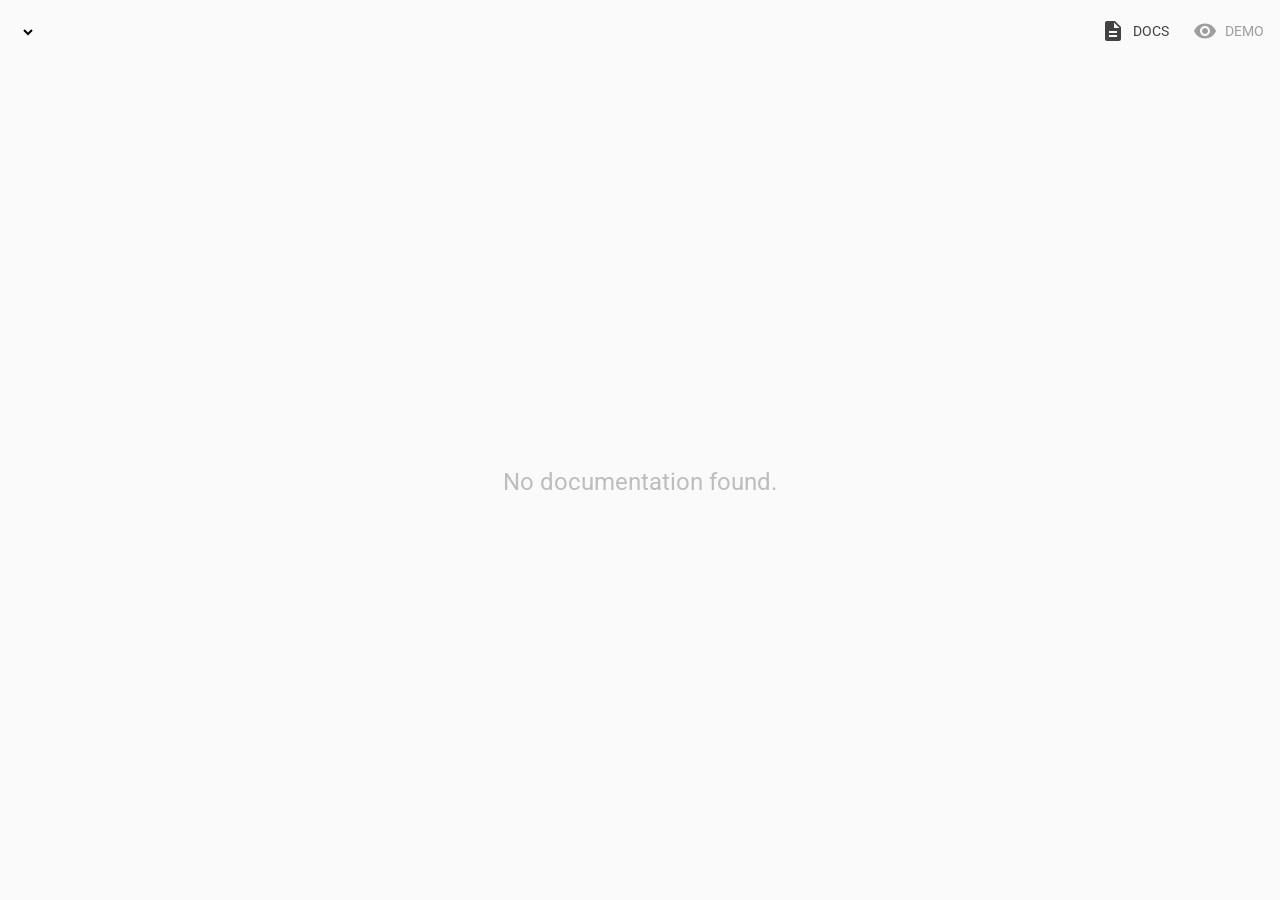
<file: index.html>
<!doctype html>
<html>
<head>
    <meta name="viewport" content="width=device-width, minimum-scale=1.0, initial-scale=1.0, user-scalable=yes">
    <script src="bower_components/webcomponentsjs/webcomponents-lite.js"></script>
    <link rel="import" href="bower_components/polymer/polymer.html">
    <link rel="import" href="bower_components/iron-component-page/iron-component-page.html">
</head>
<body unresolved>

<iron-component-page></iron-component-page>

</body>
</html>
</file>
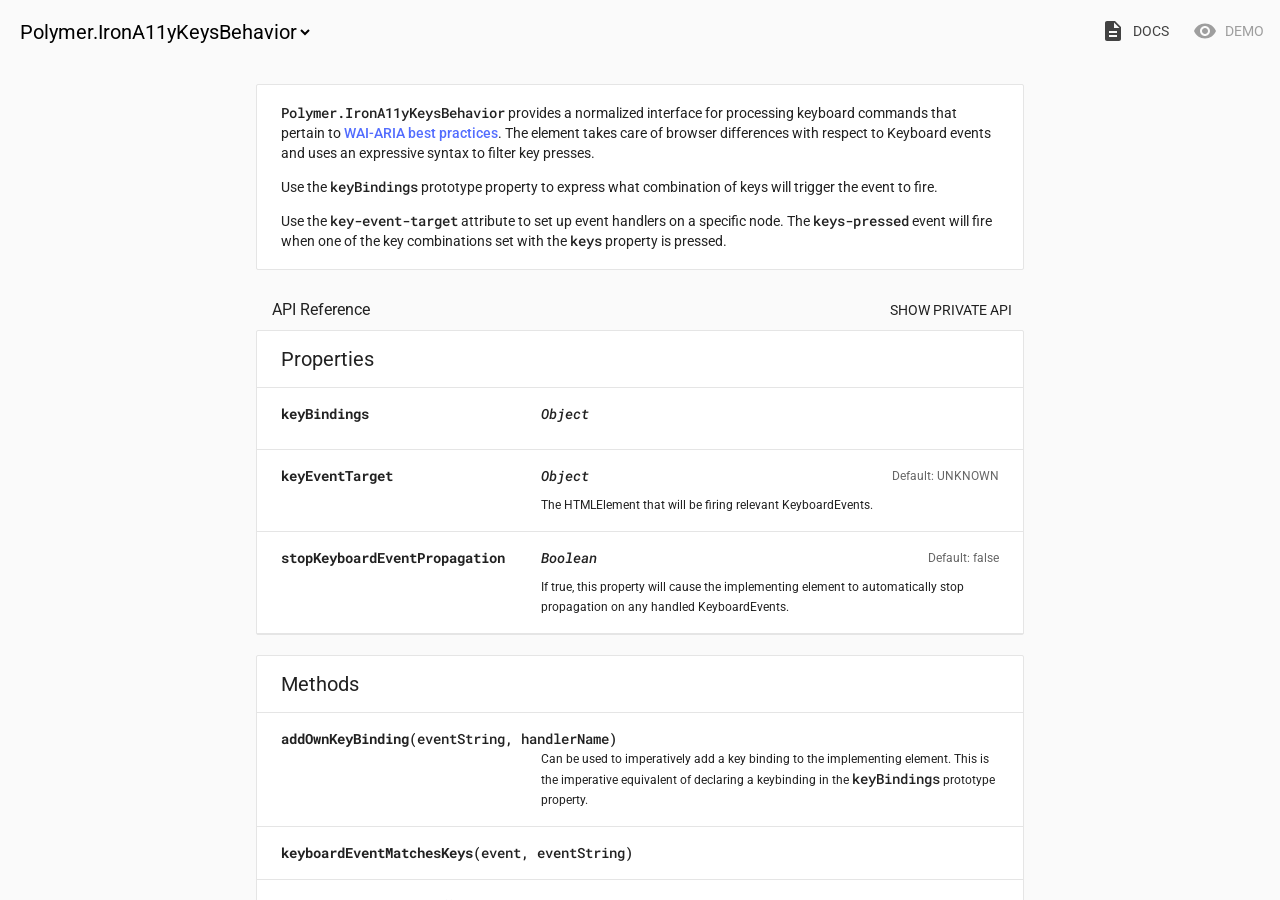
<file: bower_components/iron-a11y-keys-behavior/index.html>
<!doctype html>
<!--
@license
Copyright (c) 2015 The Polymer Project Authors. All rights reserved.
This code may only be used under the BSD style license found at http://polymer.github.io/LICENSE
The complete set of authors may be found at http://polymer.github.io/AUTHORS
The complete set of contributors may be found at http://polymer.github.io/CONTRIBUTORS
Code distributed by Google as part of the polymer project is also
subject to an additional IP rights grant found at http://polymer.github.io/PATENTS
-->
<html>
<head>

  <title>iron-a11y-keys-behavior</title>
  <script src="../webcomponentsjs/webcomponents-lite.js"></script>
  <link rel="import" href="../iron-component-page/iron-component-page.html">

</head>
<body>

  <iron-component-page></iron-component-page>

</body>
</html>
</file>
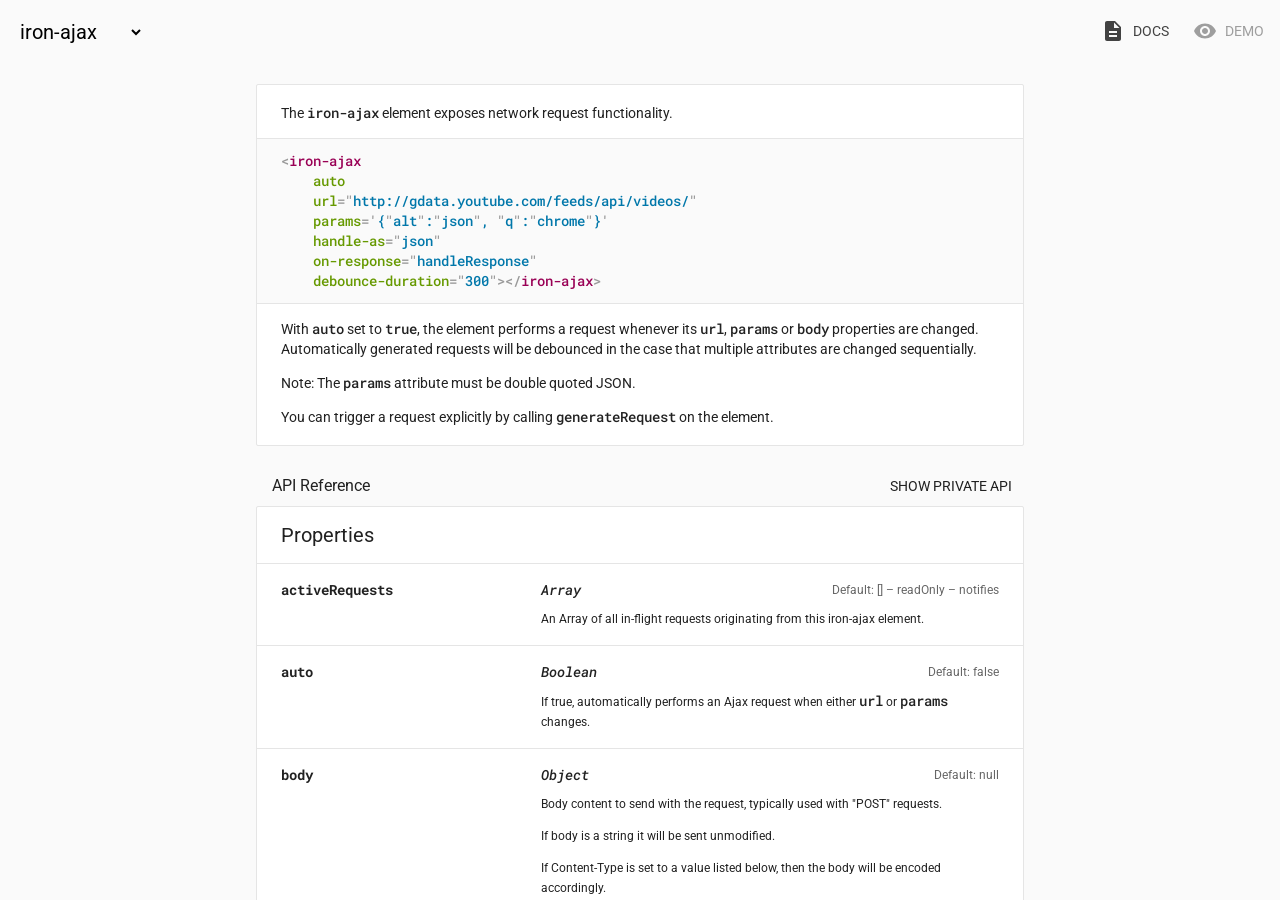
<file: bower_components/iron-ajax/index.html>
<!doctype html>
<!--
Copyright (c) 2015 The Polymer Project Authors. All rights reserved.
This code may only be used under the BSD style license found at http://polymer.github.io/LICENSE
The complete set of authors may be found at http://polymer.github.io/AUTHORS
The complete set of contributors may be found at http://polymer.github.io/CONTRIBUTORS
Code distributed by Google as part of the polymer project is also
subject to an additional IP rights grant found at http://polymer.github.io/PATENTS
-->
<html>
<head>

  <title>iron-ajax</title>
  <meta charset="utf-8">
  <meta name="viewport" content="width=device-width, initial-scale=1.0">

  <script src="../webcomponentsjs/webcomponents-lite.js"></script>
  <link rel="import" href="../iron-component-page/iron-component-page.html">

</head>
<body>

  <iron-component-page></iron-component-page>

</body>
</html>
</file>
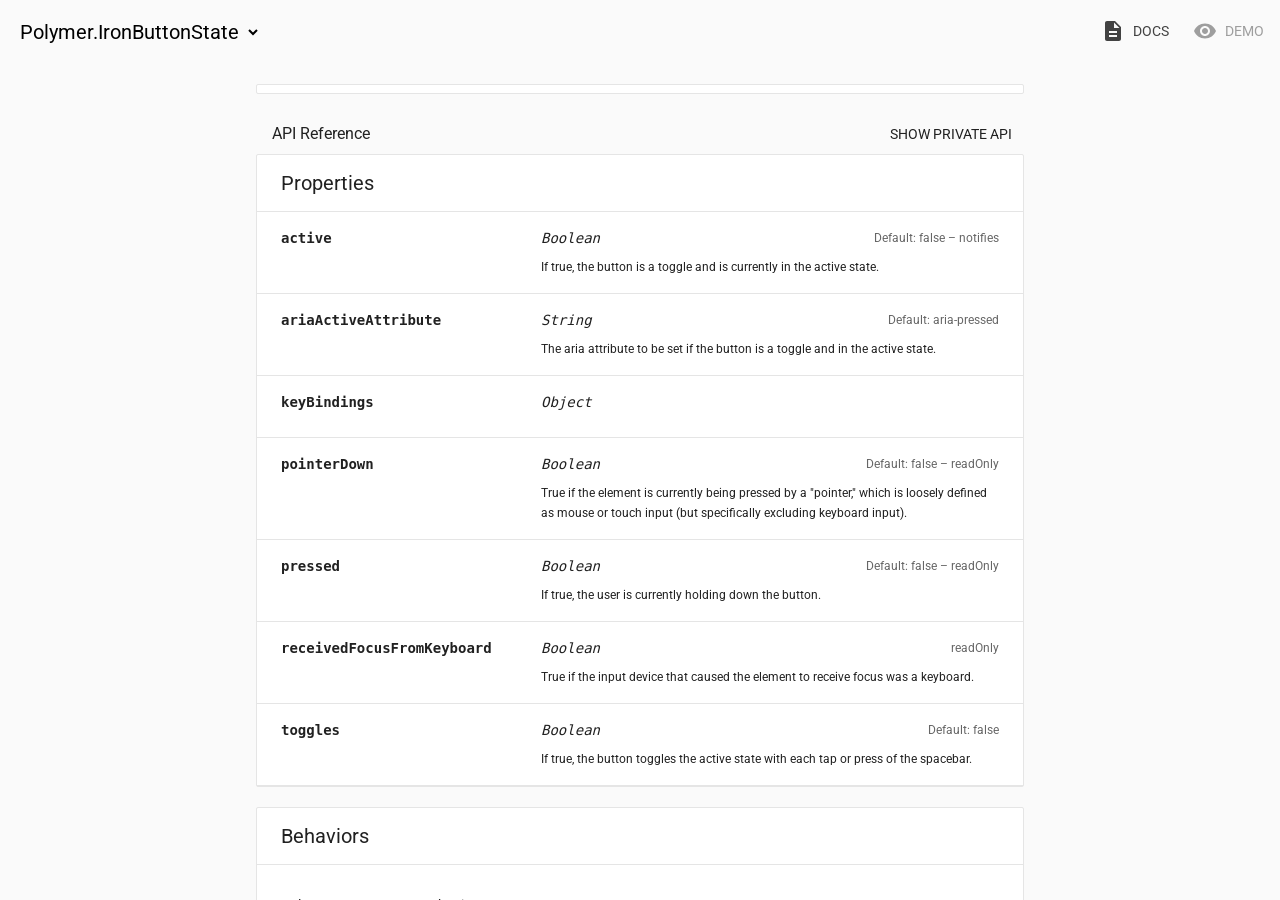
<file: bower_components/iron-behaviors/index.html>
<!doctype html>
<!--
@license
Copyright (c) 2015 The Polymer Project Authors. All rights reserved.
This code may only be used under the BSD style license found at http://polymer.github.io/LICENSE.txt
The complete set of authors may be found at http://polymer.github.io/AUTHORS.txt
The complete set of contributors may be found at http://polymer.github.io/CONTRIBUTORS.txt
Code distributed by Google as part of the polymer project is also
subject to an additional IP rights grant found at http://polymer.github.io/PATENTS.txt
-->
<html>
<head>

  <title>Iron Behaviors</title>
  <meta charset="utf-8">
  <meta name="viewport" content="width=device-width, initial-scale=1.0">

  <script src="../webcomponentsjs/webcomponents-lite.js"></script>
  <link rel="import" href="../iron-component-page/iron-component-page.html">

</head>
<body>

  <iron-component-page src="iron-button-state.html"></iron-component-page>

</body>
</html>
</file>
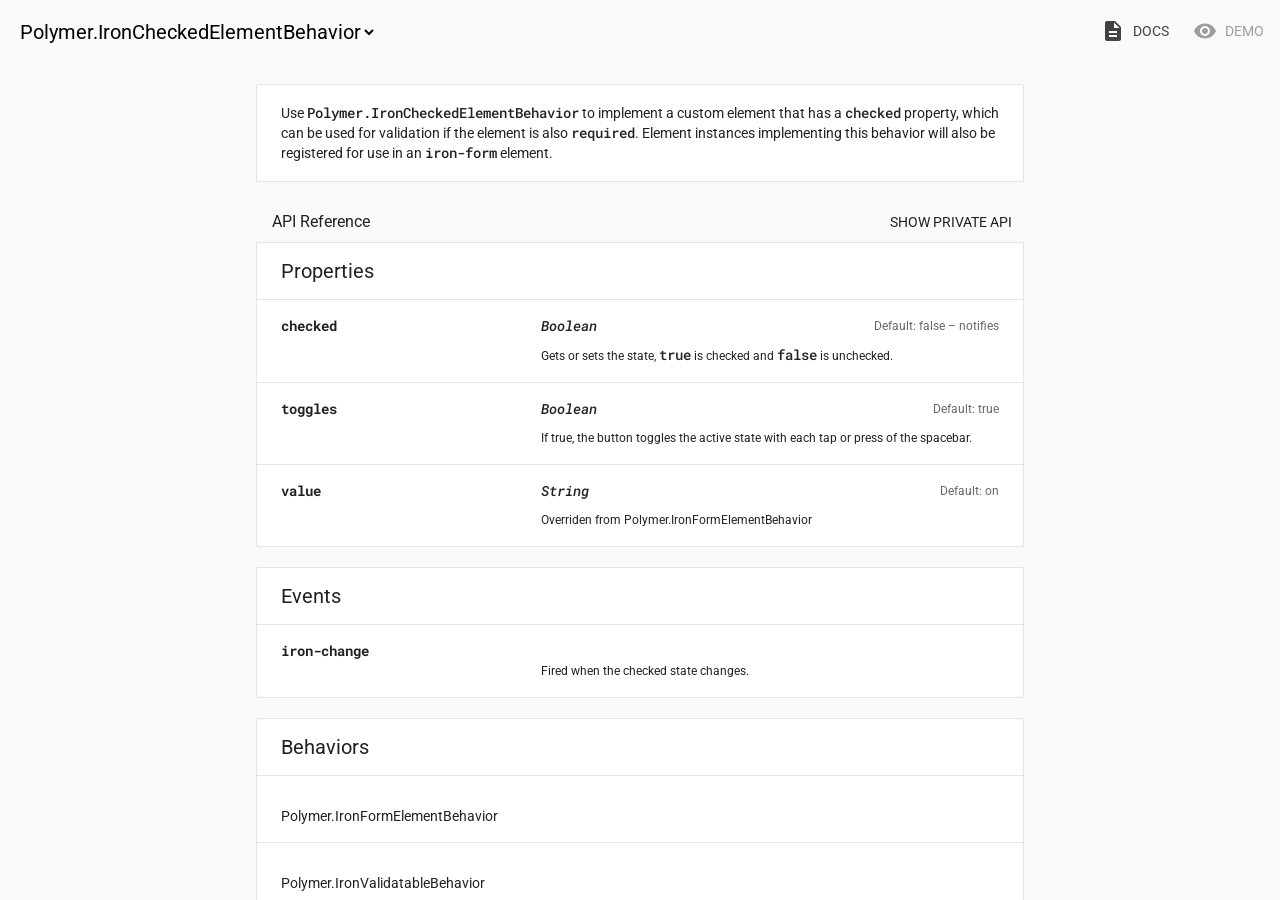
<file: bower_components/iron-checked-element-behavior/index.html>
<!doctype html>
<!--
@license
Copyright (c) 2015 The Polymer Project Authors. All rights reserved.
This code may only be used under the BSD style license found at http://polymer.github.io/LICENSE.txt
The complete set of authors may be found at http://polymer.github.io/AUTHORS.txt
The complete set of contributors may be found at http://polymer.github.io/CONTRIBUTORS.txt
Code distributed by Google as part of the polymer project is also
subject to an additional IP rights grant found at http://polymer.github.io/PATENTS.txt
-->
<html>
<head>

  <meta charset="utf-8">
  <meta name="viewport" content="width=device-width, minimum-scale=1.0, initial-scale=1.0, user-scalable=yes">

  <title>iron-checked-element-behavior</title>

  <script src="../webcomponentsjs/webcomponents-lite.js"></script>

  <link rel="import" href="../polymer/polymer.html">
  <link rel="import" href="../iron-component-page/iron-component-page.html">

</head>
<body>

  <iron-component-page></iron-component-page>

</body>
</html>
</file>
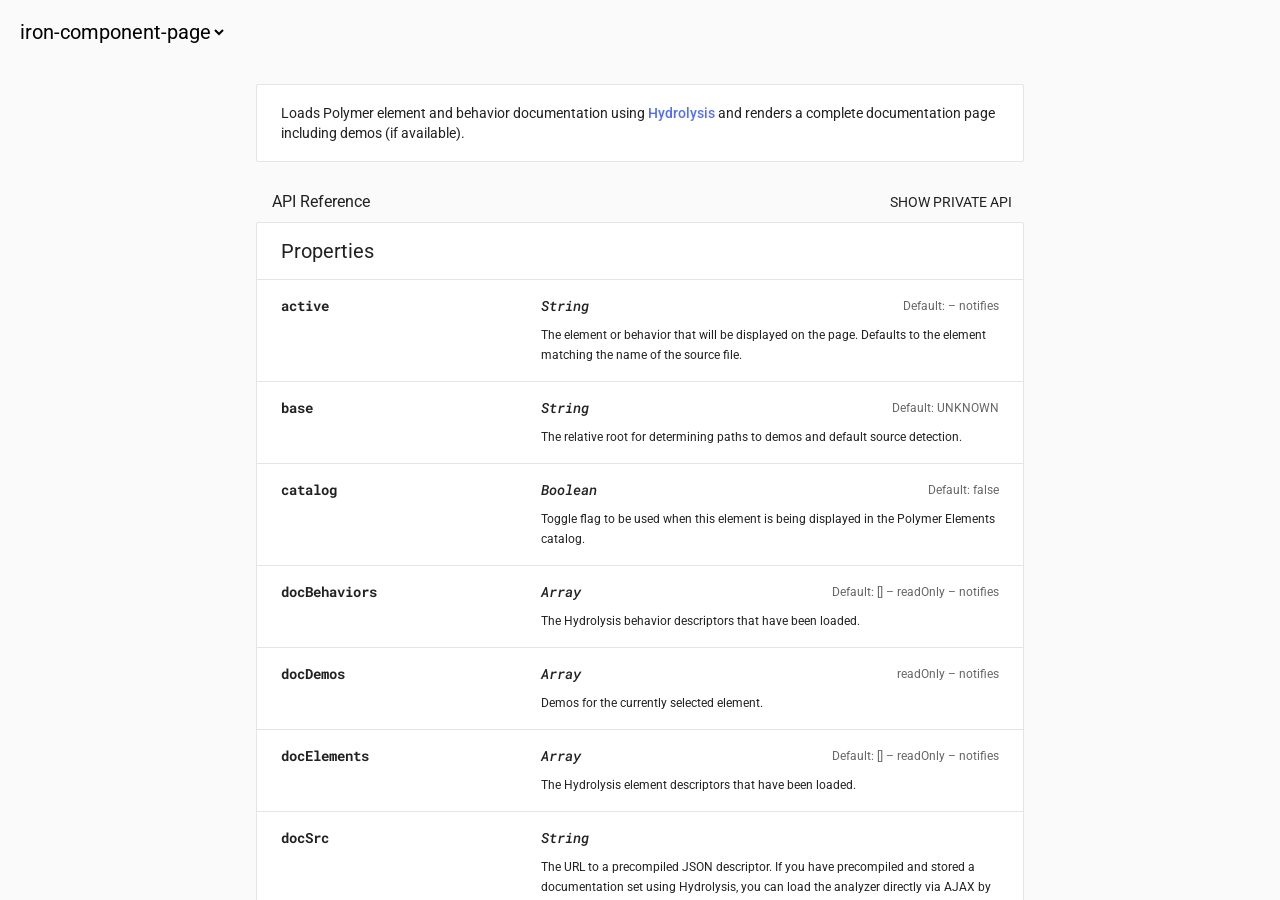
<file: bower_components/iron-component-page/index.html>
<!doctype html>
<!--
@license
Copyright (c) 2015 The Polymer Project Authors. All rights reserved.
This code may only be used under the BSD style license found at http://polymer.github.io/LICENSE
The complete set of authors may be found at http://polymer.github.io/AUTHORS
The complete set of contributors may be found at http://polymer.github.io/CONTRIBUTORS
Code distributed by Google as part of the polymer project is also
subject to an additional IP rights grant found at http://polymer.github.io/PATENTS
-->
<html>
<head>

  <meta charset="utf-8">
  <meta name="viewport" content="width=device-width, initial-scale=1.0">

  <script src="../webcomponentsjs/webcomponents-lite.js"></script>
  <link rel="import" href="../iron-component-page/iron-component-page.html">
</head>
<body>

  <iron-component-page></iron-component-page>

</body>
</html>
</file>
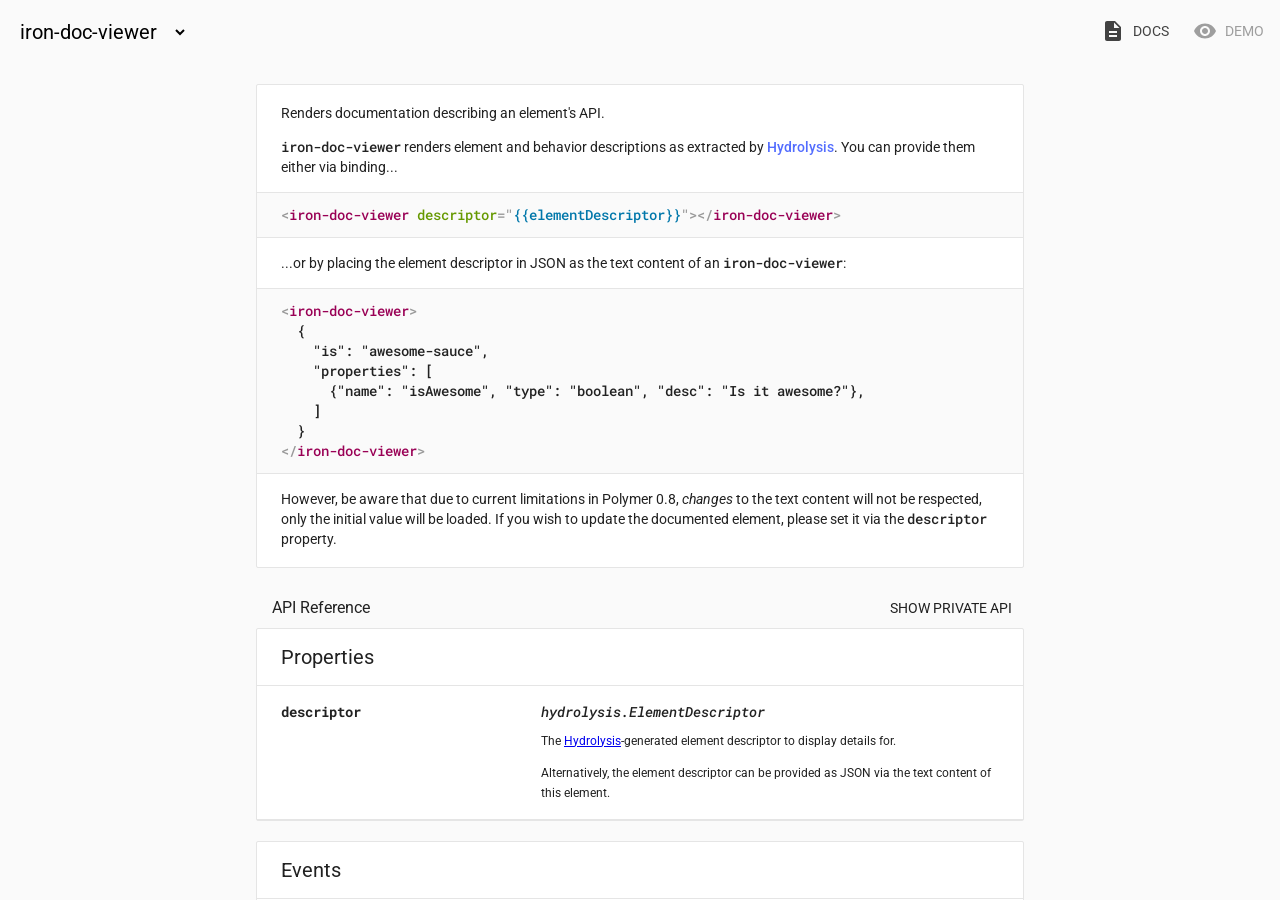
<file: bower_components/iron-doc-viewer/index.html>
<!doctype html>
<!--
Copyright (c) 2014 The Polymer Project Authors. All rights reserved.
This code may only be used under the BSD style license found at http://polymer.github.io/LICENSE
The complete set of authors may be found at http://polymer.github.io/AUTHORS
The complete set of contributors may be found at http://polymer.github.io/CONTRIBUTORS
Code distributed by Google as part of the polymer project is also
subject to an additional IP rights grant found at http://polymer.github.io/PATENTS
-->
<html>
<head>

  <meta charset="utf-8">
  <meta name="viewport" content="width=device-width, initial-scale=1.0">

  <script src="../webcomponentsjs/webcomponents-lite.js"></script>
  <link rel="import" href="../iron-component-page/iron-component-page.html">

</head>
<body>

  <iron-component-page></iron-component-page>

</body>
</html>
</file>
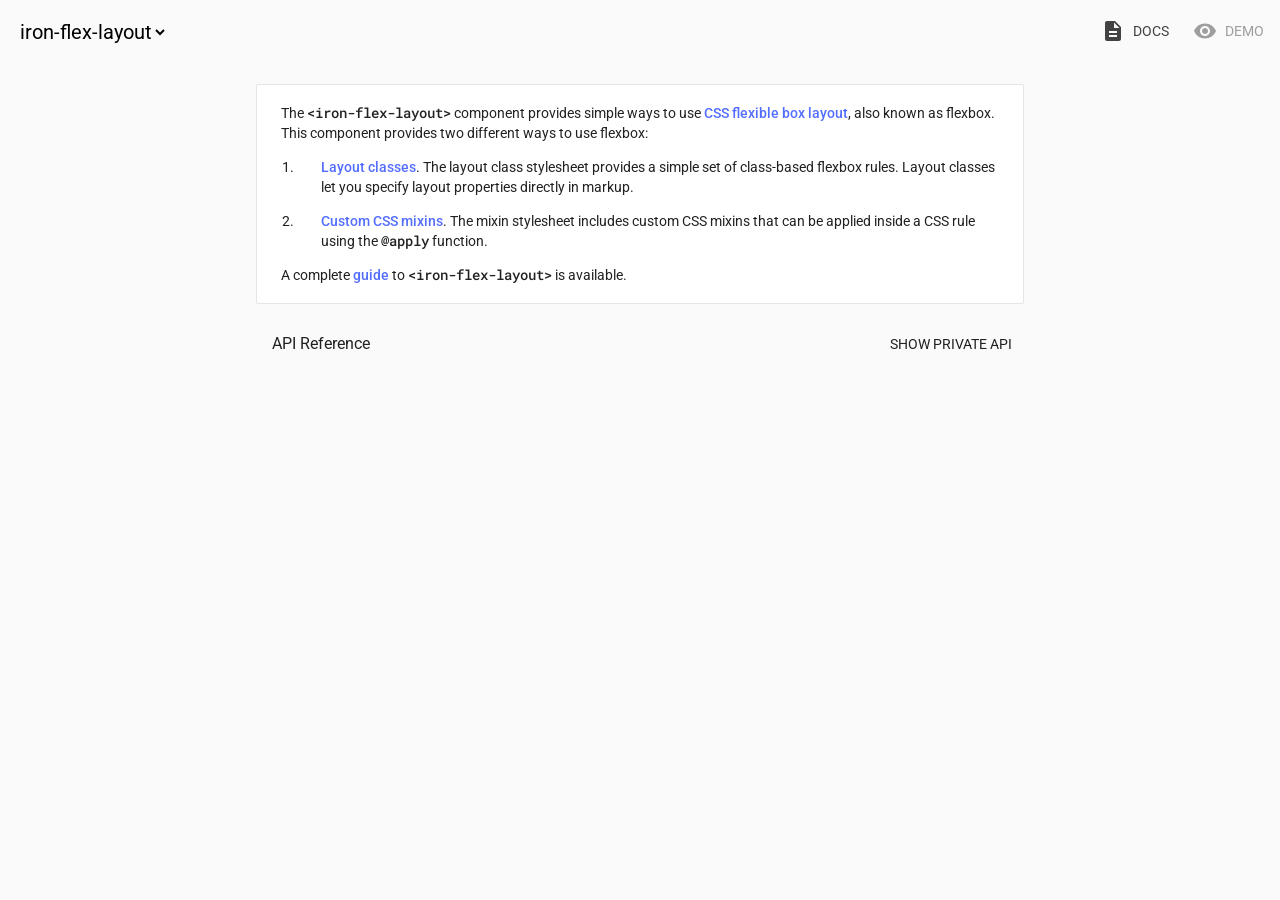
<file: bower_components/iron-flex-layout/index.html>
<!doctype html>
<!--
@license
Copyright (c) 2015 The Polymer Project Authors. All rights reserved.
This code may only be used under the BSD style license found at http://polymer.github.io/LICENSE.txt
The complete set of authors may be found at http://polymer.github.io/AUTHORS.txt
The complete set of contributors may be found at http://polymer.github.io/CONTRIBUTORS.txt
Code distributed by Google as part of the polymer project is also
subject to an additional IP rights grant found at http://polymer.github.io/PATENTS.txt
-->
<html>
<head>

  <title>iron-flex-layout</title>
  <script src="../webcomponentsjs/webcomponents-lite.js"></script>
  <link rel="import" href="../iron-component-page/iron-component-page.html">

</head>
<body>

  <iron-component-page></iron-component-page>

</body>
</html>
</file>
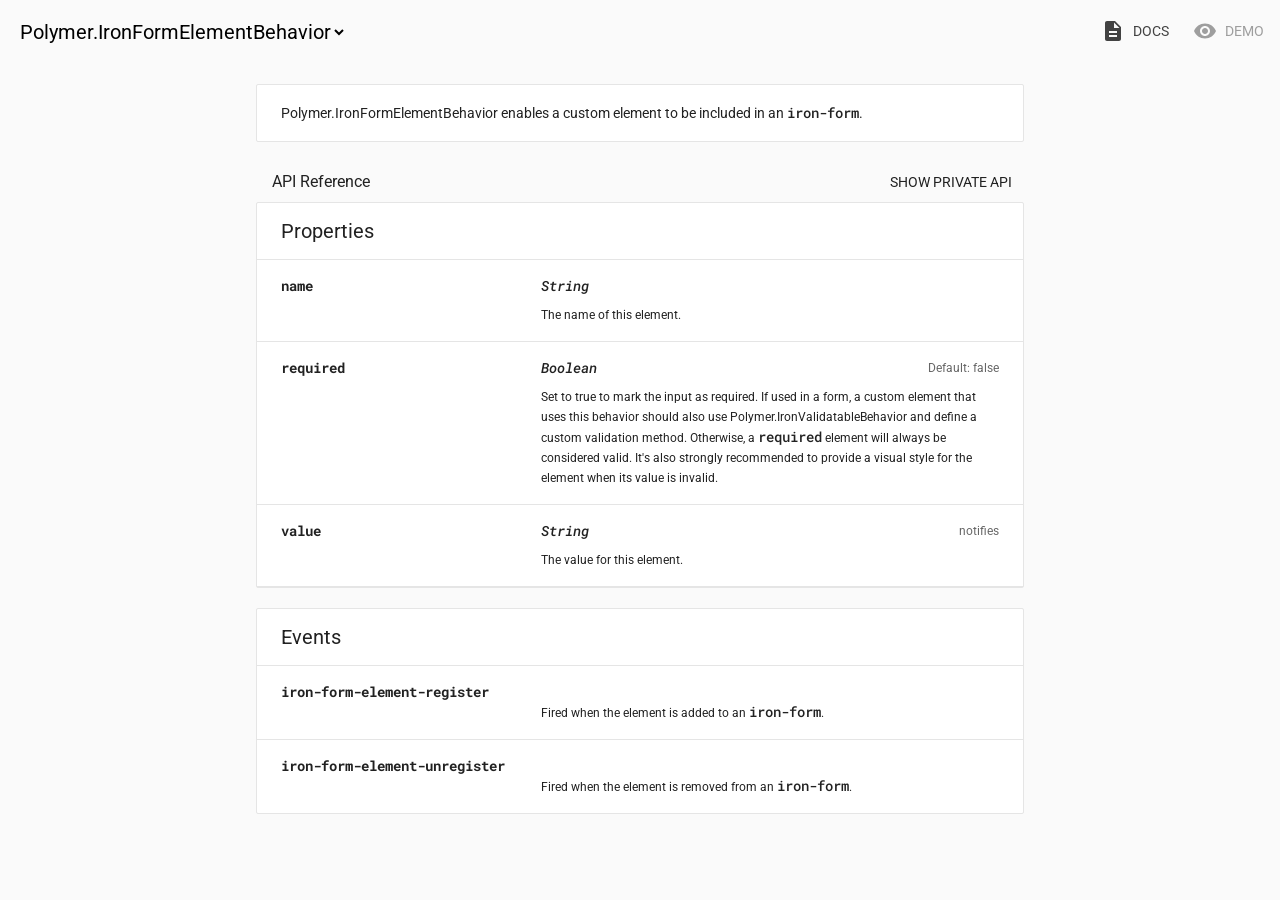
<file: bower_components/iron-form-element-behavior/index.html>
<!doctype html>
<!--
@license
Copyright (c) 2015 The Polymer Project Authors. All rights reserved.
This code may only be used under the BSD style license found at http://polymer.github.io/LICENSE.txt
The complete set of authors may be found at http://polymer.github.io/AUTHORS.txt
The complete set of contributors may be found at http://polymer.github.io/CONTRIBUTORS.txt
Code distributed by Google as part of the polymer project is also
subject to an additional IP rights grant found at http://polymer.github.io/PATENTS.txt
-->
<html>
<head>

  <meta charset="utf-8">
  <meta name="viewport" content="width=device-width, minimum-scale=1.0, initial-scale=1.0, user-scalable=yes">

  <title>iron-form-element-behavior</title>

  <script src="../webcomponentsjs/webcomponents-lite.js"></script>

  <link rel="import" href="../polymer/polymer.html">
  <link rel="import" href="../iron-component-page/iron-component-page.html">

</head>
<body>

  <iron-component-page></iron-component-page>

</body>
</html>
</file>
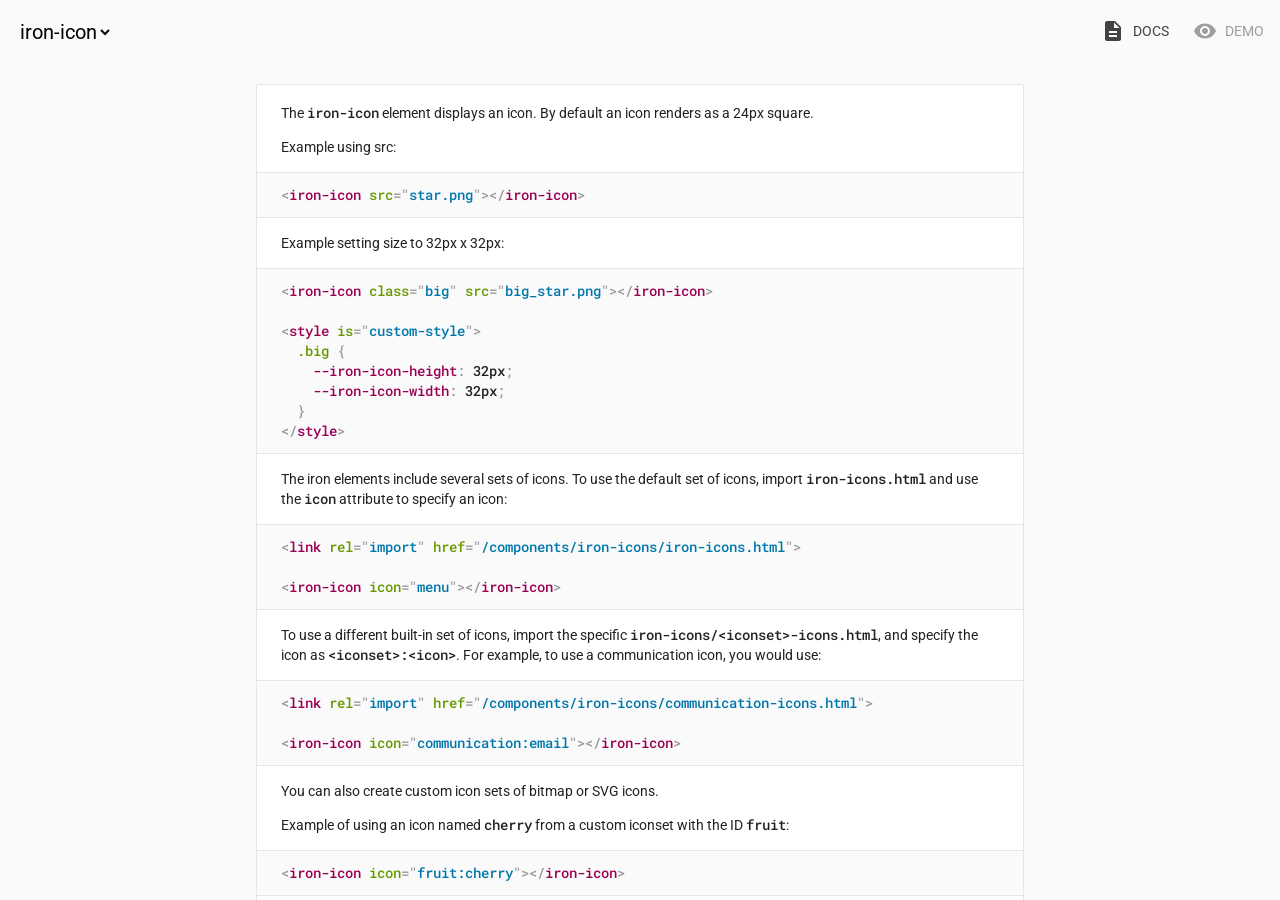
<file: bower_components/iron-icon/index.html>
<!doctype html>
<!--
@license
Copyright (c) 2015 The Polymer Project Authors. All rights reserved.
This code may only be used under the BSD style license found at http://polymer.github.io/LICENSE
The complete set of authors may be found at http://polymer.github.io/AUTHORS
The complete set of contributors may be found at http://polymer.github.io/CONTRIBUTORS
Code distributed by Google as part of the polymer project is also
subject to an additional IP rights grant found at http://polymer.github.io/PATENTS
-->
<html>
<head>

  <meta charset="utf-8">
  <meta name="viewport" content="width=device-width, initial-scale=1.0">

  <script src="../webcomponentsjs/webcomponents-lite.js"></script>
  <link rel="import" href="../iron-component-page/iron-component-page.html">

</head>
<body>

  <iron-component-page></iron-component-page>

</body>
</html>
</file>
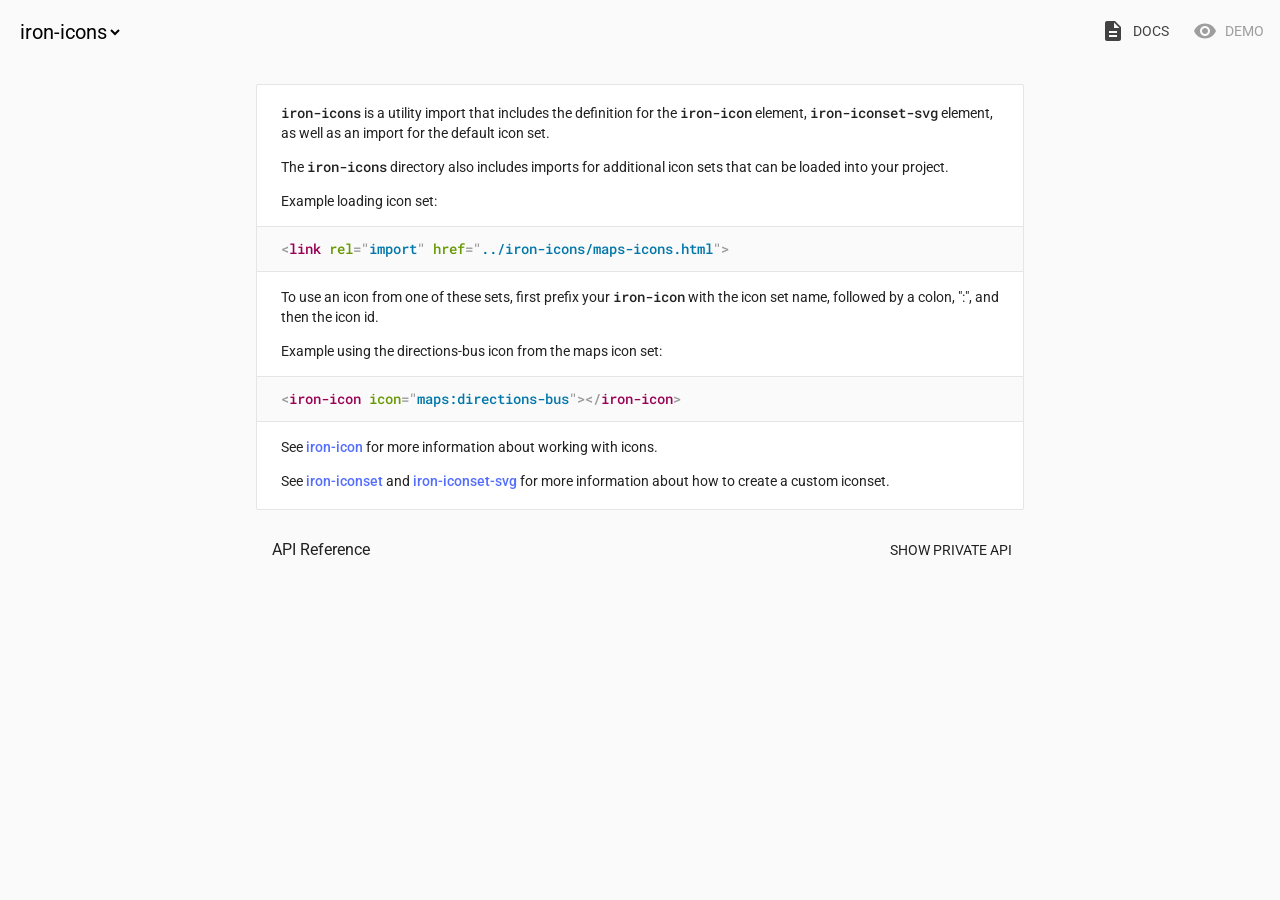
<file: bower_components/iron-icons/index.html>
<!doctype html>
<!--
Copyright (c) 2014 The Polymer Project Authors. All rights reserved.
This code may only be used under the BSD style license found at http://polymer.github.io/LICENSE.txt
The complete set of authors may be found at http://polymer.github.io/AUTHORS.txt
The complete set of contributors may be found at http://polymer.github.io/CONTRIBUTORS.txt
Code distributed by Google as part of the polymer project is also
subject to an additional IP rights grant found at http://polymer.github.io/PATENTS.txt
-->
<html>
<head>

  <meta charset="utf-8">
  <meta name="viewport" content="width=device-width, initial-scale=1.0">

  <script src="../webcomponentsjs/webcomponents-lite.js"></script>
  <link rel="import" href="../iron-component-page/iron-component-page.html">

</head>
<body>

  <iron-component-page></iron-component-page>

</body>
</html>
</file>
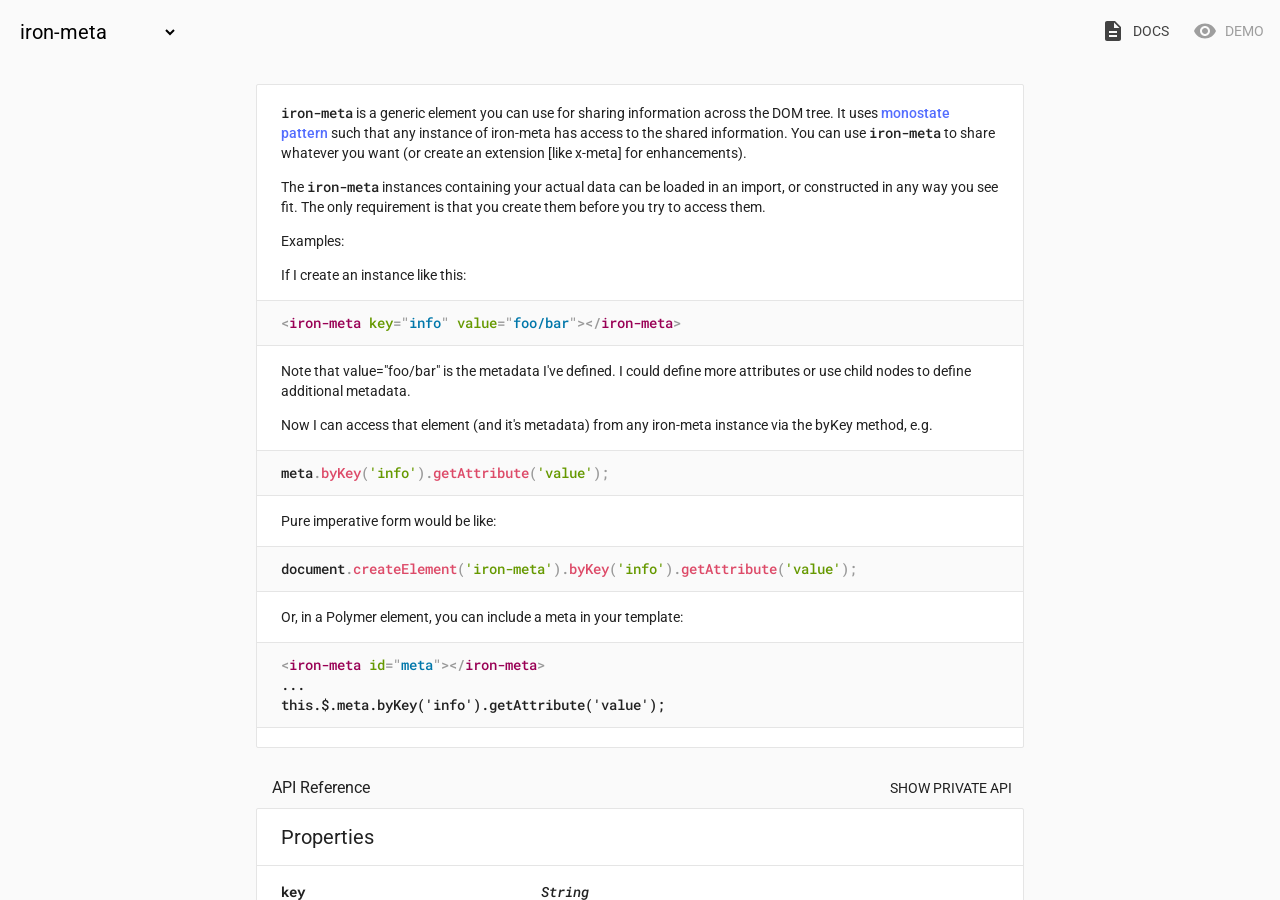
<file: bower_components/iron-meta/index.html>
<!doctype html>
<!--
@license
Copyright (c) 2015 The Polymer Project Authors. All rights reserved.
This code may only be used under the BSD style license found at http://polymer.github.io/LICENSE
The complete set of authors may be found at http://polymer.github.io/AUTHORS
The complete set of contributors may be found at http://polymer.github.io/CONTRIBUTORS
Code distributed by Google as part of the polymer project is also
subject to an additional IP rights grant found at http://polymer.github.io/PATENTS
-->
<html>
<head>

  <meta charset="utf-8">
  <meta name="viewport" content="width=device-width, initial-scale=1.0">
  <title>iron-meta</title>

  <script src="../webcomponentsjs/webcomponents-lite.js"></script>
  <link rel="import" href="../iron-component-page/iron-component-page.html">

</head>
<body>

  <iron-component-page></iron-component-page>

</body>
</html>
</file>
